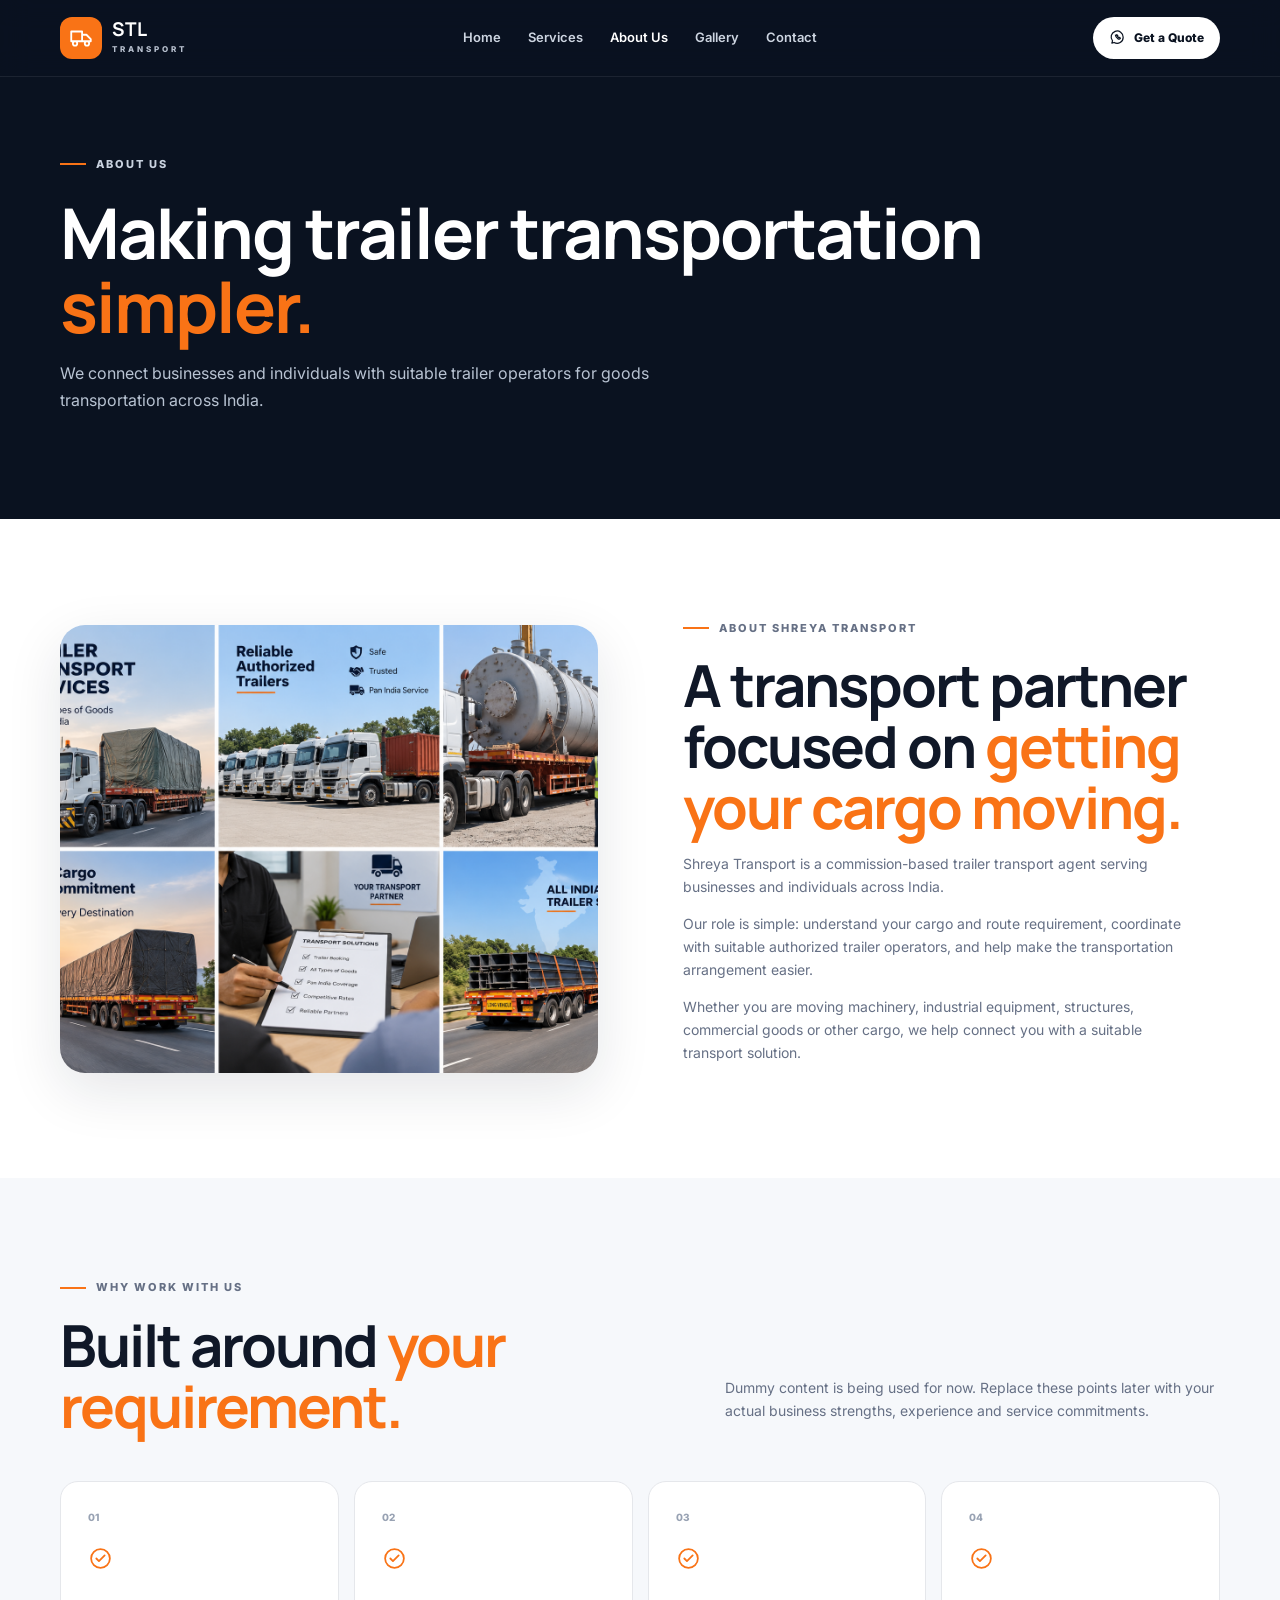
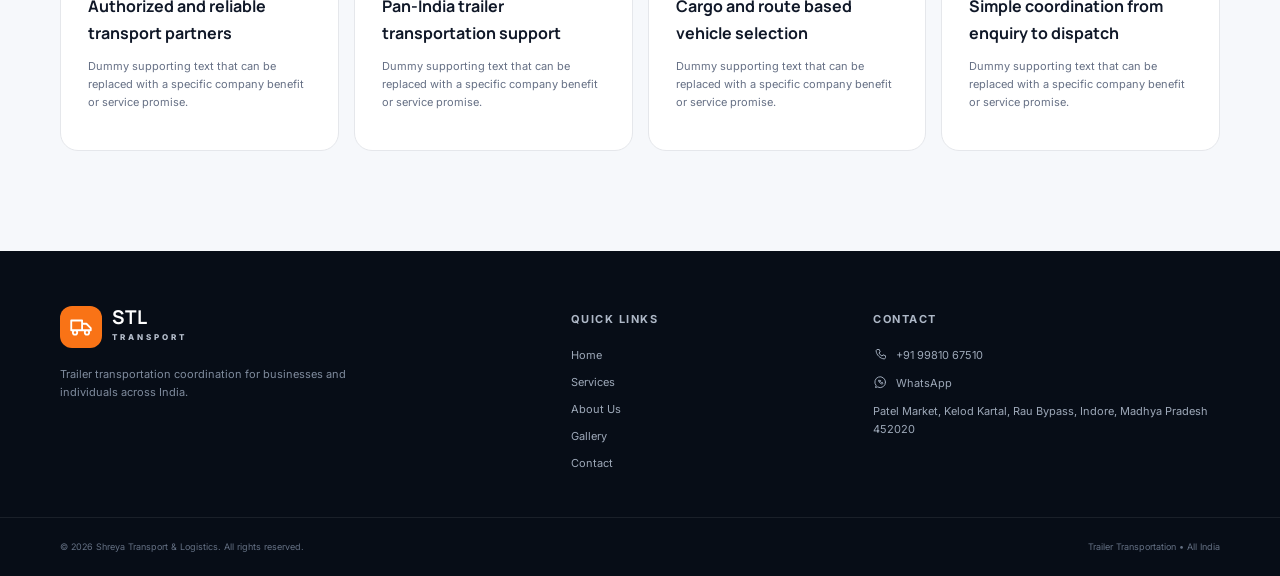
<file: about.html>
<!doctype html>
<html lang="en">
<head>
<meta charset="utf-8"><meta name="viewport" content="width=device-width, initial-scale=1">
<meta name="theme-color" content="#0a1220">
<meta name="description" content="Shreya Transport — reliable trailer transportation across India.">
<meta name="robots" content="index,follow">
<title>About Shreya Transport | Trailer Transportation</title>
<link rel="stylesheet" href="css/style.css">
</head>
<body data-page="about">
<div id="site-header"></div>
<div id="page-content"></div>
<div id="site-footer"></div>
<script src="js/site-data.js"></script>
<script src="js/app.js"></script>
</body>
</html>
</file>
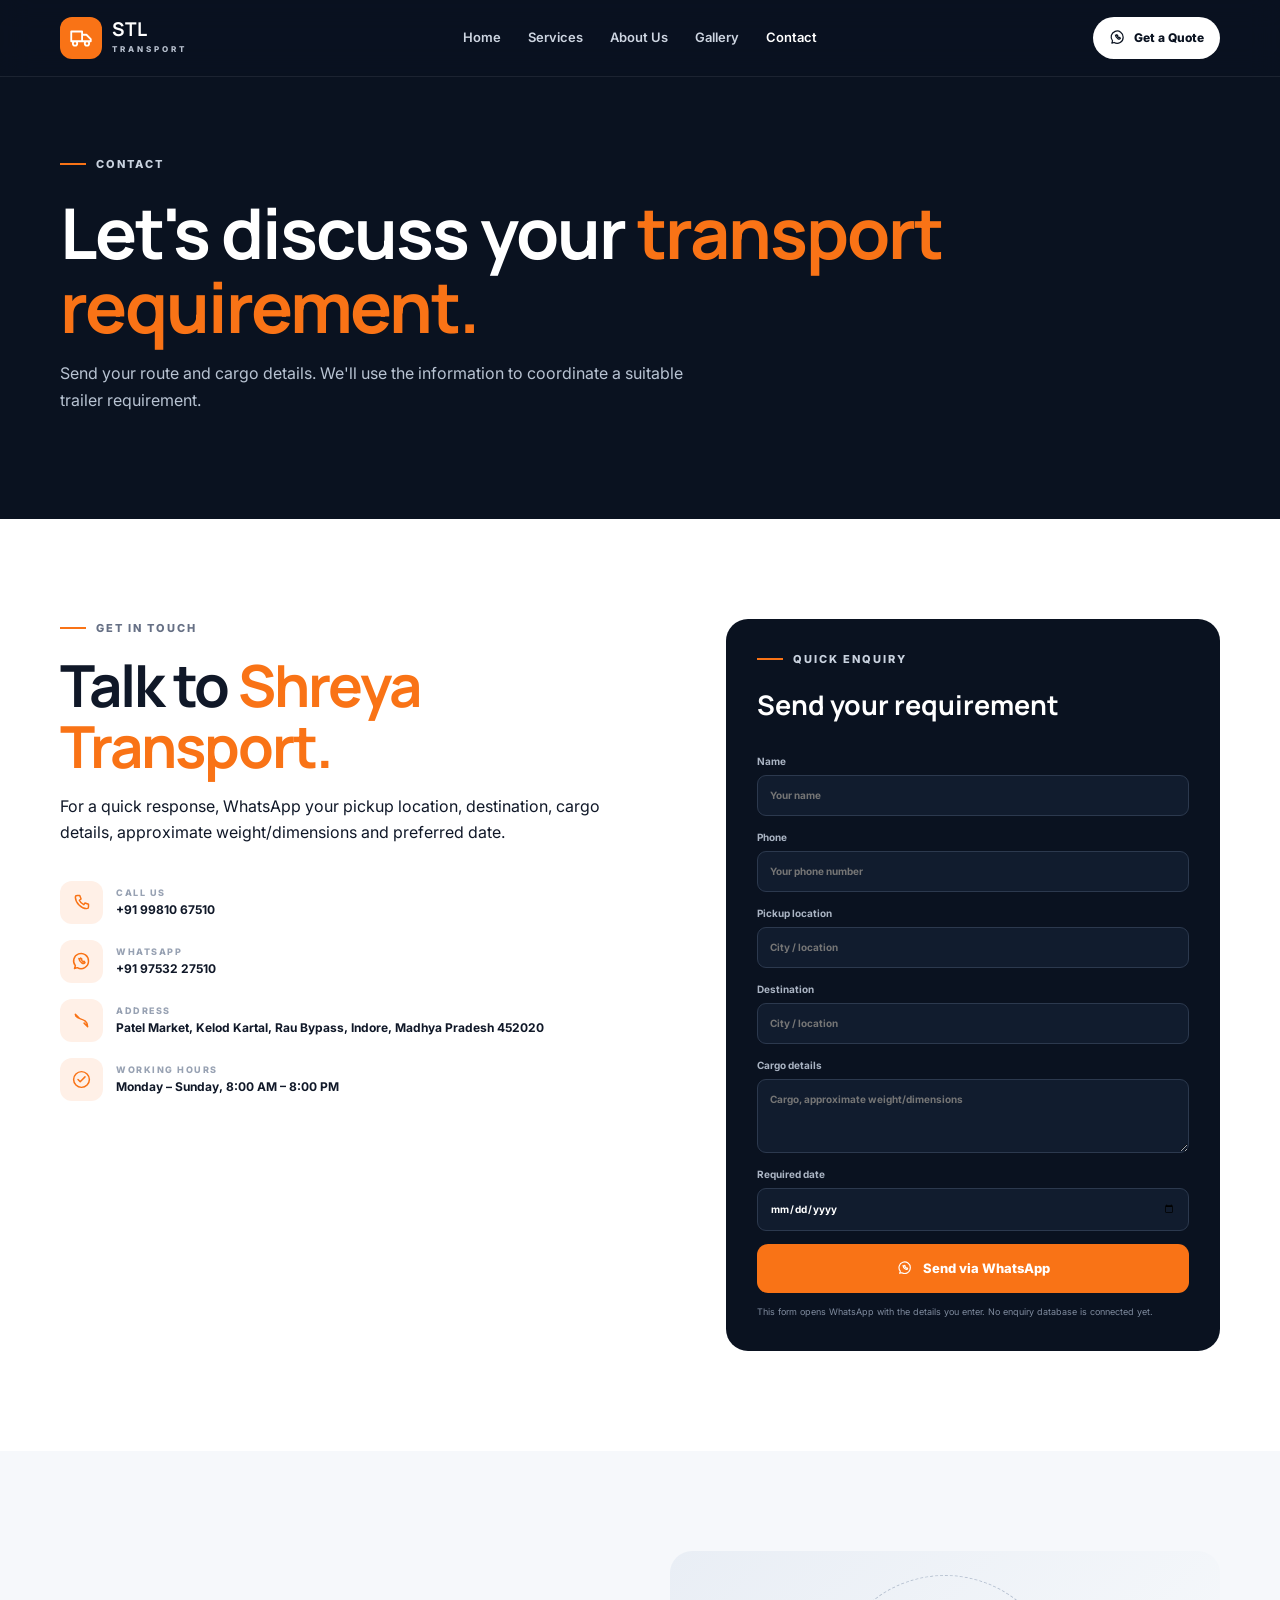
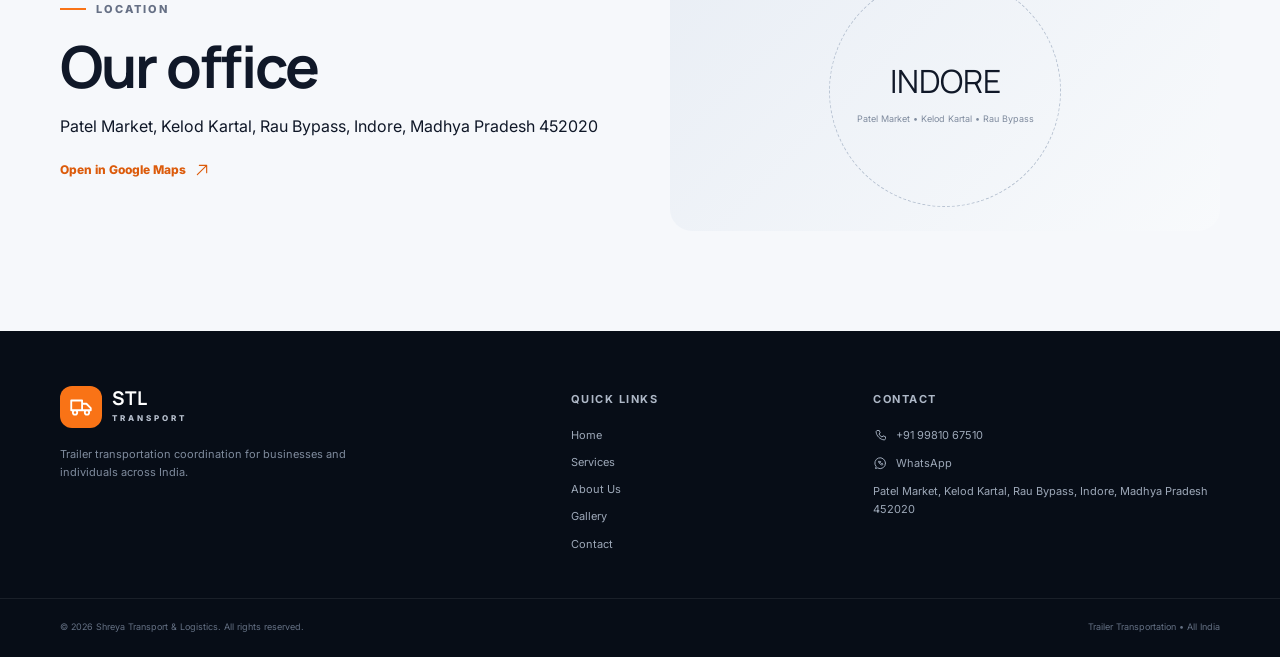
<file: contact.html>
<!doctype html>
<html lang="en">
<head>
<meta charset="utf-8"><meta name="viewport" content="width=device-width, initial-scale=1">
<meta name="theme-color" content="#0a1220">
<meta name="description" content="Shreya Transport — reliable trailer transportation across India.">
<meta name="robots" content="index,follow">
<title>Contact Shreya Transport | Get a Transport Quote</title>
<link rel="stylesheet" href="css/style.css">
</head>
<body data-page="contact">
<div id="site-header"></div>
<div id="page-content"></div>
<div id="site-footer"></div>
<script src="js/site-data.js"></script>
<script src="js/app.js"></script>
</body>
</html>
</file>
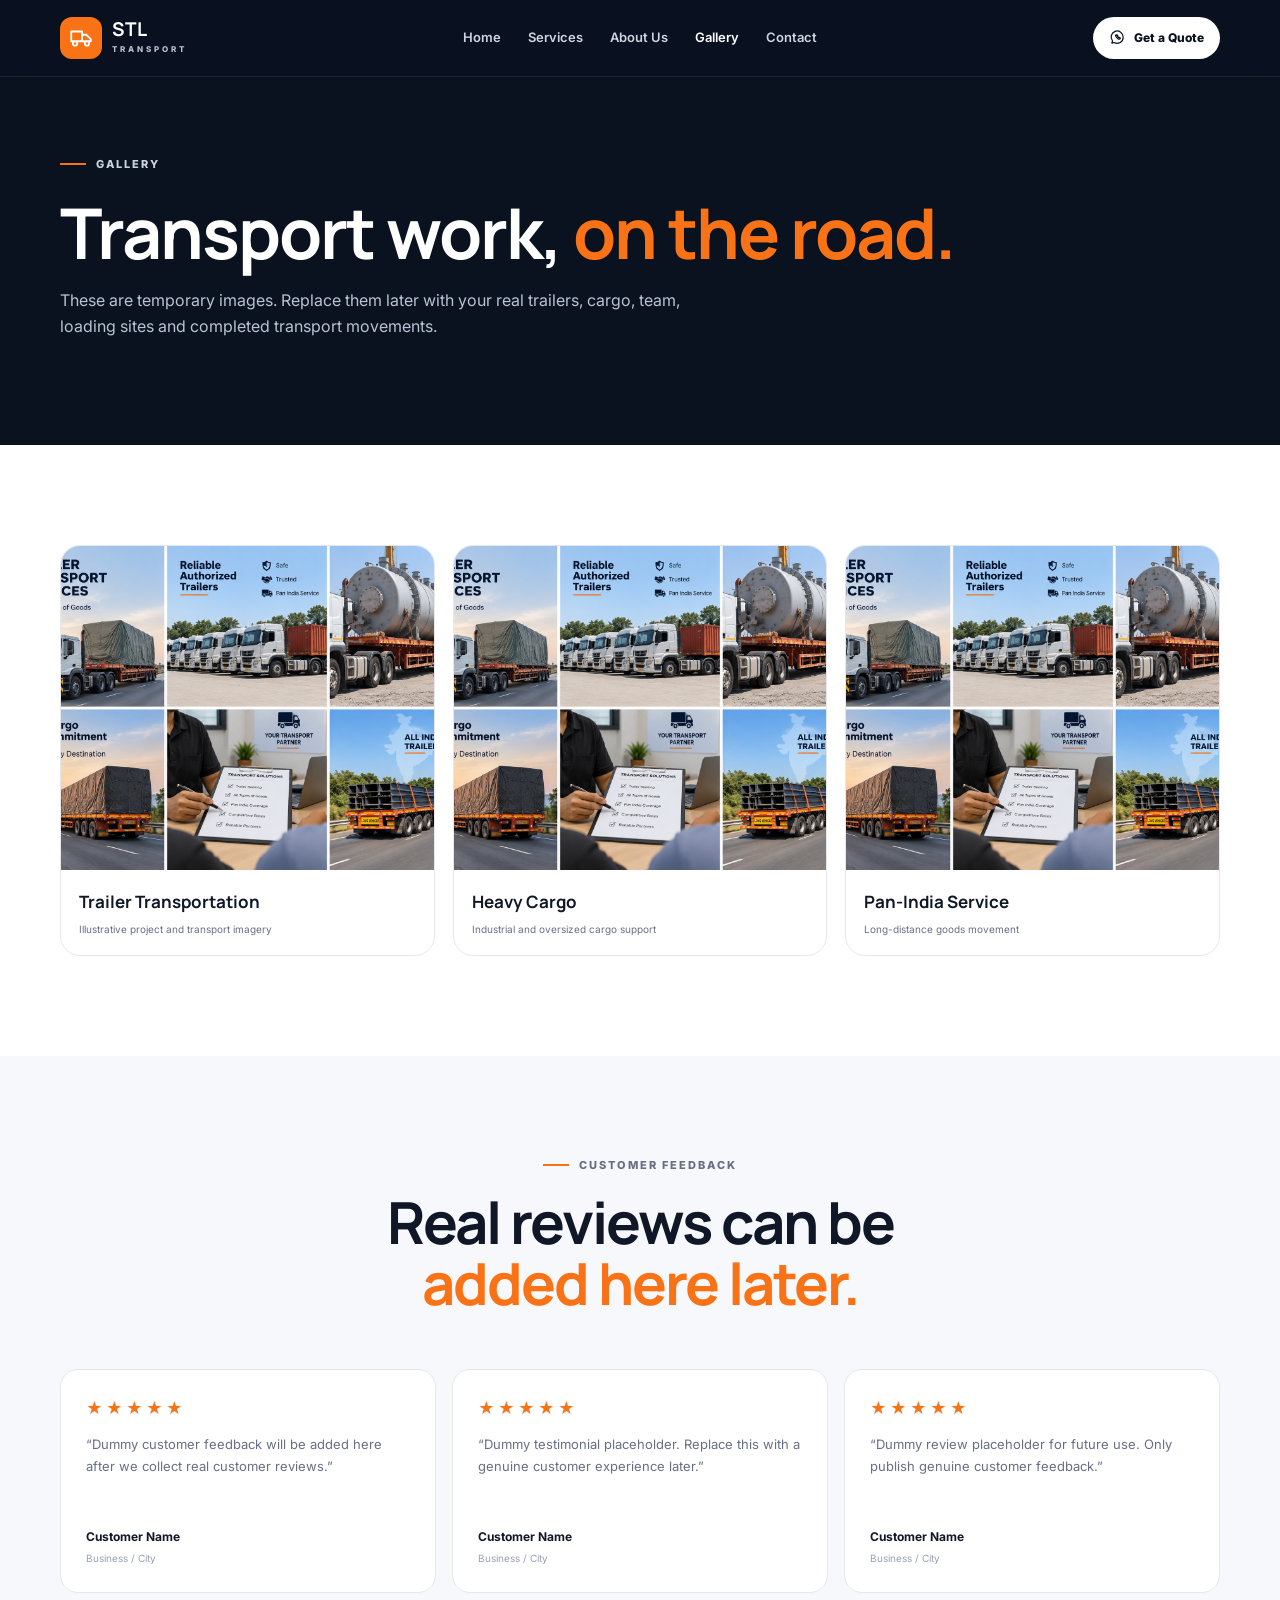
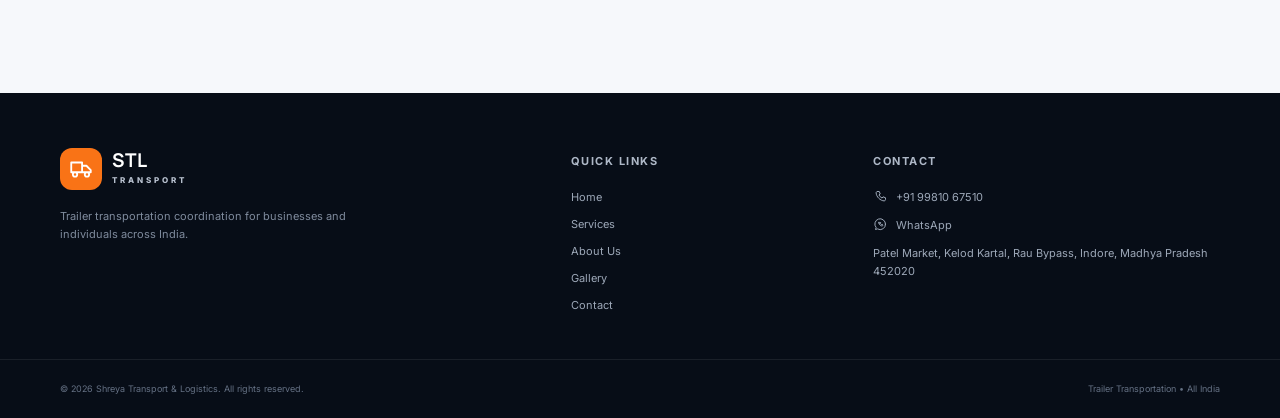
<file: gallery.html>
<!doctype html>
<html lang="en">
<head>
<meta charset="utf-8"><meta name="viewport" content="width=device-width, initial-scale=1">
<meta name="theme-color" content="#0a1220">
<meta name="description" content="Shreya Transport — reliable trailer transportation across India.">
<meta name="robots" content="index,follow">
<title>Transport Gallery | Shreya Transport</title>
<link rel="stylesheet" href="css/style.css">
</head>
<body data-page="gallery">
<div id="site-header"></div>
<div id="page-content"></div>
<div id="site-footer"></div>
<script src="js/site-data.js"></script>
<script src="js/app.js"></script>
</body>
</html>
</file>
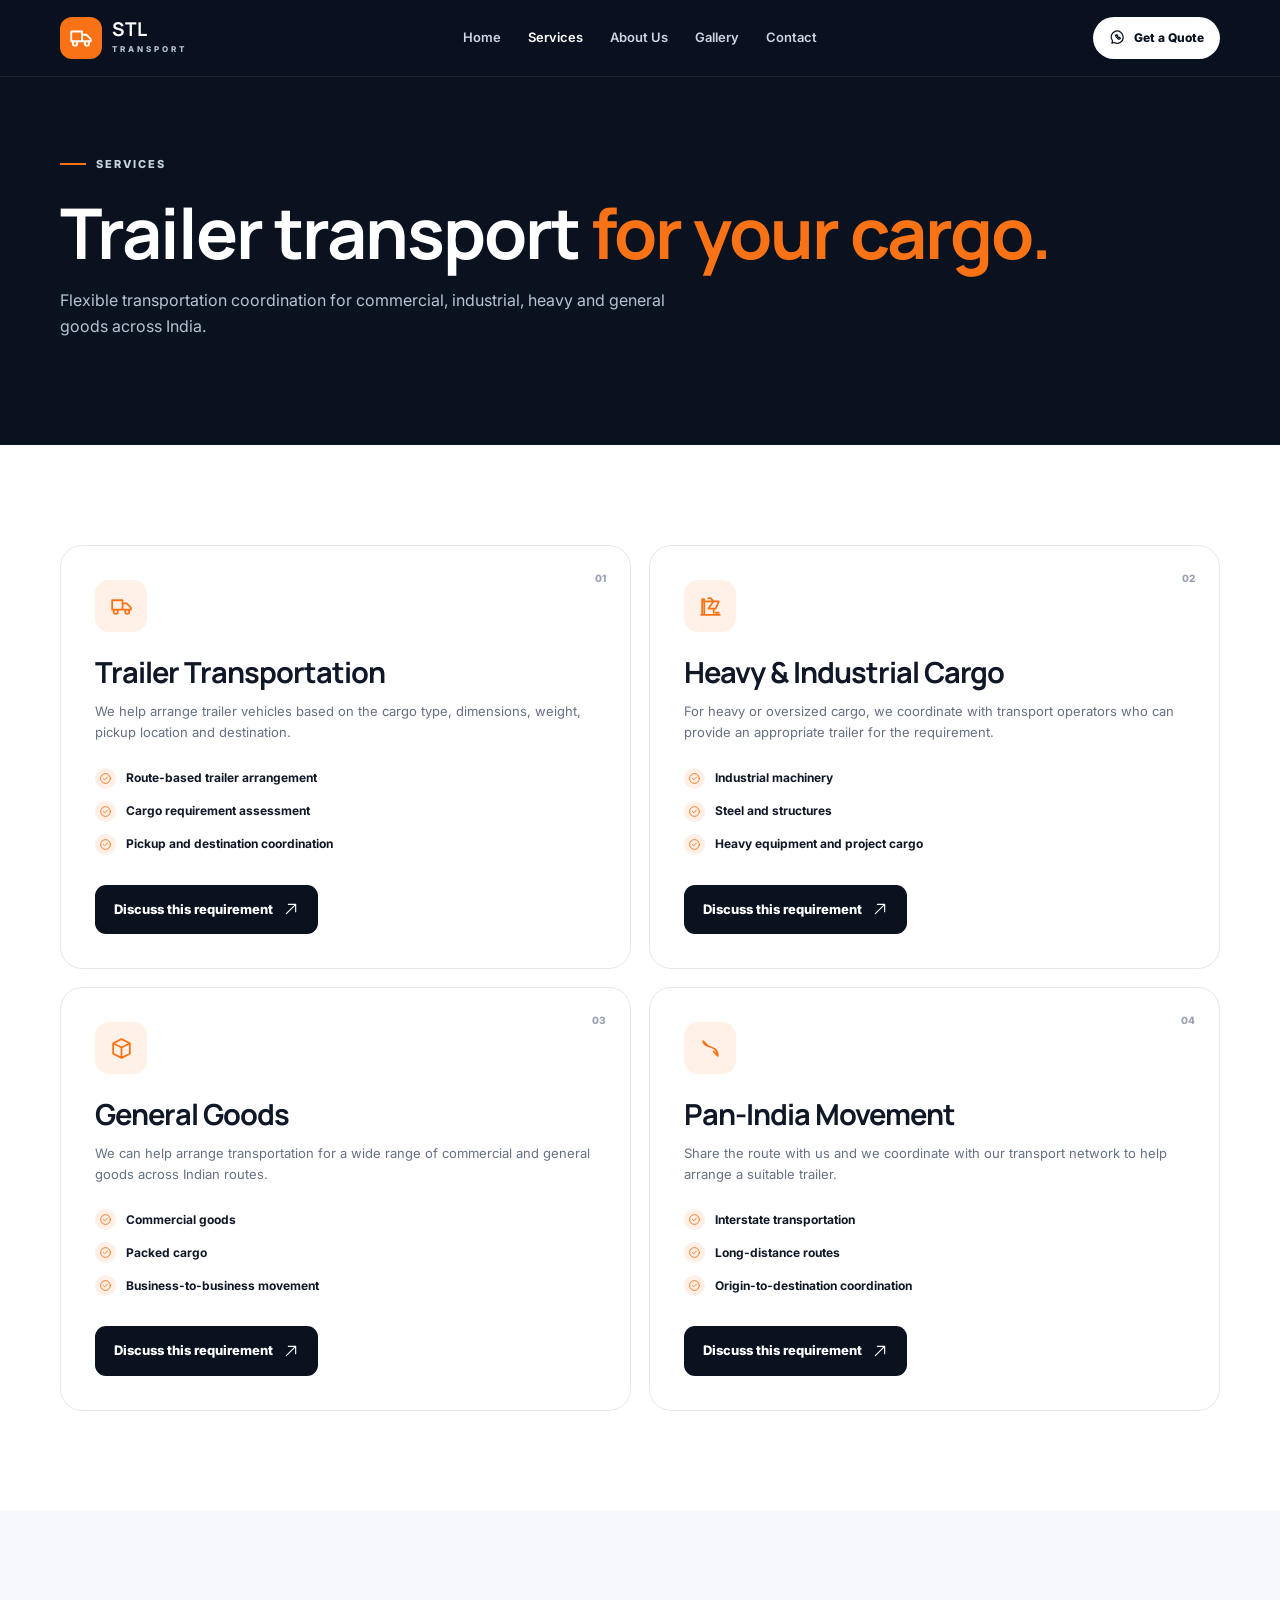
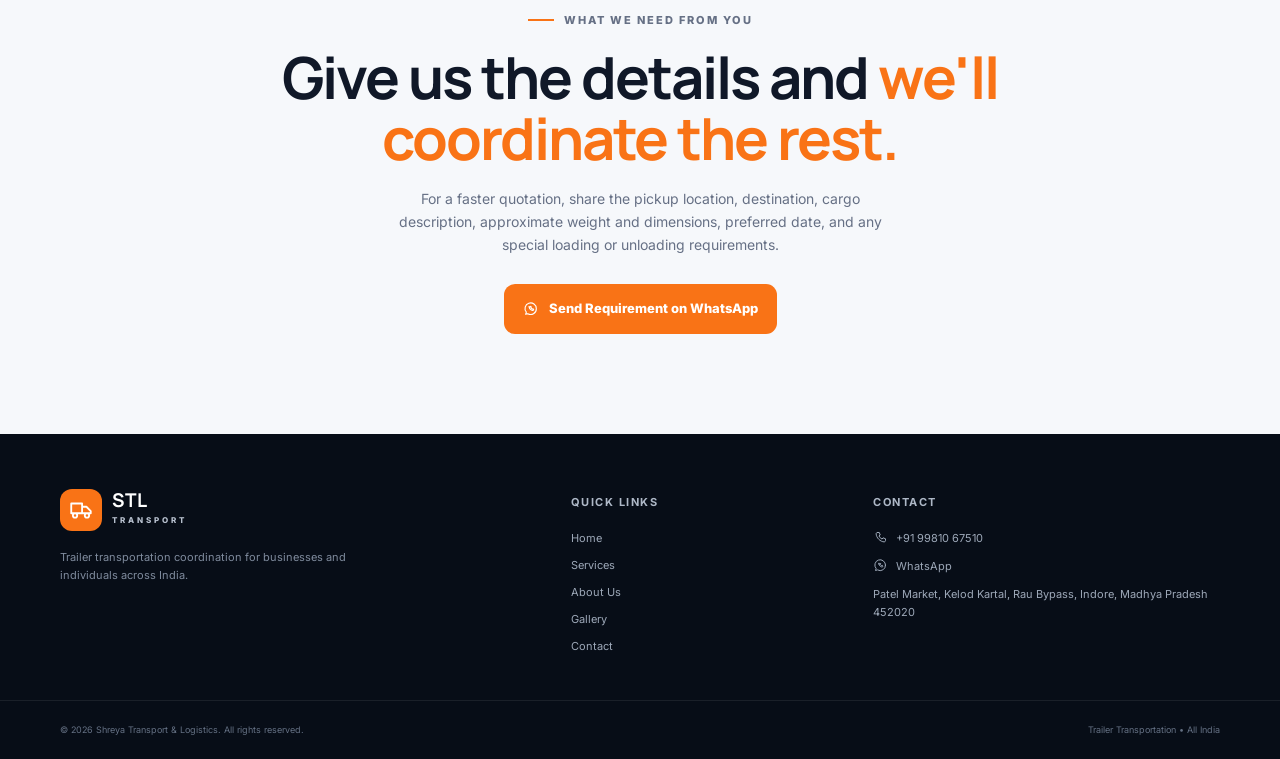
<file: services.html>
<!doctype html>
<html lang="en">
<head>
<meta charset="utf-8"><meta name="viewport" content="width=device-width, initial-scale=1">
<meta name="theme-color" content="#0a1220">
<meta name="description" content="Shreya Transport — reliable trailer transportation across India.">
<meta name="robots" content="index,follow">
<title>Trailer Transport Services | Shreya Transport</title>
<link rel="stylesheet" href="css/style.css">
</head>
<body data-page="services">
<div id="site-header"></div>
<div id="page-content"></div>
<div id="site-footer"></div>
<script src="js/site-data.js"></script>
<script src="js/app.js"></script>
</body>
</html>
</file>
<file: css/style.css>
@import url('https://fonts.googleapis.com/css2?family=Inter:wght@400;500;600;700;800&family=Manrope:wght@600;700;800&display=swap');

:root{--navy:#0a1220;--navy2:#111c2e;--orange:#f97316;--orange-dark:#dc5b0b;--ink:#101828;--muted:#667085;--line:#e5e7eb;--soft:#f6f8fb;--white:#fff;--green:#16a34a;--shadow:0 18px 55px rgba(15,23,42,.11)}
*{box-sizing:border-box}html{scroll-behavior:smooth}body{margin:0;font-family:Inter,Arial,sans-serif;color:var(--ink);background:#fff;line-height:1.65}a{color:inherit;text-decoration:none}img{display:block;max-width:100%}button,input,textarea{font:inherit}.container{width:min(1160px,calc(100% - 36px));margin:auto}.eyebrow{display:flex;align-items:center;gap:10px;font-size:11px;letter-spacing:2px;font-weight:800;color:#c9d2df}.eyebrow:before{content:"";width:26px;height:2px;background:var(--orange)}.eyebrow.dark{color:#667085}.header{position:fixed;z-index:100;top:0;left:0;right:0;background:rgba(10,18,32,.94);border-bottom:1px solid rgba(255,255,255,.08);backdrop-filter:blur(14px)}.nav{height:76px;display:flex;align-items:center;justify-content:space-between;gap:25px}.logo{display:flex;align-items:center;gap:10px;color:#fff}.logo-mark{width:42px;height:42px;border-radius:12px;background:var(--orange);display:grid;place-items:center}.logo-mark svg{width:26px;height:26px;fill:none;stroke:#fff;stroke-width:1.7;stroke-linecap:round;stroke-linejoin:round}.logo b{font-family:Manrope;font-size:19px;line-height:1;display:block}.logo small{display:block;color:#b8c1cf;font-size:8px;letter-spacing:3px;font-weight:800;margin-top:4px}.nav-links{display:flex;gap:27px;color:#cdd5e1;font-size:13px;font-weight:600}.nav-links a:hover,.nav-links a.active{color:#fff}.header-cta{display:flex;align-items:center;gap:8px;background:#fff;color:var(--navy);padding:11px 16px;border-radius:999px;font-size:12px;font-weight:800}.header-cta svg,.mobile-quote svg,.floating-whatsapp svg{width:17px;height:17px;fill:none;stroke:currentColor;stroke-width:1.7;stroke-linecap:round;stroke-linejoin:round}.menu-toggle{display:none;border:0;background:none;padding:8px}.menu-toggle span{display:block;width:24px;height:2px;background:#fff;margin:5px}.mobile-nav{display:none}

.hero{background:var(--navy);color:#fff;position:relative;overflow:hidden;padding:155px 0 105px}.hero:after{content:"";position:absolute;width:650px;height:650px;border-radius:50%;right:-250px;top:-280px;background:radial-gradient(circle,rgba(249,115,22,.24),transparent 68%)}.hero-grid{display:grid;grid-template-columns:1fr .9fr;gap:75px;align-items:center;position:relative;z-index:1}.hero-copy h1,.page-hero h1,.section h2{font-family:Manrope,Inter,sans-serif;letter-spacing:-2px;line-height:1.05}.hero-copy h1{font-size:clamp(46px,6vw,76px);margin:24px 0 20px}.hero-copy h1 span,.page-hero h1 span,.section h2 span{color:var(--orange)}.hero-copy>p{max-width:610px;color:#b9c4d3;font-size:16px}.hero-actions{display:flex;gap:12px;flex-wrap:wrap;margin-top:32px}.btn{display:inline-flex;align-items:center;justify-content:center;gap:10px;border:0;border-radius:11px;padding:14px 19px;font-size:13px;font-weight:800;cursor:pointer;transition:.2s}.btn svg,.text-link svg{width:16px;height:16px;fill:none;stroke:currentColor;stroke-width:1.7;stroke-linecap:round;stroke-linejoin:round}.btn-orange{background:var(--orange);color:#fff}.btn-orange:hover{background:var(--orange-dark);transform:translateY(-2px)}.btn-outline{border:1px solid rgba(255,255,255,.22);color:#fff}.btn-outline:hover{background:rgba(255,255,255,.06)}.btn-dark{background:var(--navy);color:#fff}.btn-light{background:#fff;color:var(--navy)}.full{width:100%}.trust-row{display:flex;align-items:center;gap:20px;margin-top:48px}.trust-row div{display:flex;flex-direction:column}.trust-row b{font-size:13px}.trust-row span{font-size:10px;color:#8f9bae}.trust-row i{height:31px;width:1px;background:#2d394c}.hero-photo{position:relative}.hero-photo:before{content:"";position:absolute;inset:-16px;border:1px solid rgba(255,255,255,.1);border-radius:31px;transform:rotate(2deg)}.hero-photo img{position:relative;width:100%;aspect-ratio:1.08/1;object-fit:cover;border-radius:24px;border:1px solid rgba(255,255,255,.14);box-shadow:0 35px 80px rgba(0,0,0,.35)}

.stats{background:var(--orange);color:#fff}.stats-grid{display:grid;grid-template-columns:repeat(4,1fr)}.stats-grid>div{padding:25px 28px;border-right:1px solid rgba(255,255,255,.2);display:grid;grid-template-columns:auto 1fr;column-gap:13px}.stats-grid>div:last-child{border:0}.stats-grid b{grid-row:span 2;font-size:11px;opacity:.6}.stats-grid strong{font-size:16px}.stats-grid span{font-size:10px;opacity:.78}

.section{padding:100px 0}.light{background:var(--soft)}.section-head{display:grid;grid-template-columns:1.1fr .9fr;gap:60px;align-items:end;margin-bottom:45px}.section h2{font-size:clamp(36px,4.6vw,58px);margin:18px 0 0}.section-head>p,.split p,.coverage-home p,.narrow-center>p{color:var(--muted);font-size:14px;max-width:510px}.services-grid{display:grid;grid-template-columns:repeat(4,1fr);gap:16px}.service-card{position:relative;border:1px solid var(--line);border-radius:20px;padding:27px;min-height:300px;background:#fff;transition:.2s}.service-card:first-child{background:var(--navy);color:#fff;border-color:var(--navy)}.service-card:hover{transform:translateY(-5px);box-shadow:var(--shadow)}.service-icon,.detail-icon{width:52px;height:52px;border-radius:14px;background:#fff1e7;color:var(--orange);display:grid;place-items:center}.service-card:first-child .service-icon{background:rgba(249,115,22,.14)}.service-icon svg,.detail-icon svg,.process-icon svg,.checks svg,.contact-row svg,.feature-grid svg{width:25px;height:25px;fill:none;stroke:currentColor;stroke-width:1.7;stroke-linecap:round;stroke-linejoin:round}.service-no,.detail-no{position:absolute;top:24px;right:24px;font-size:10px;color:#98a2b3;font-weight:800}.service-card h3{font-family:Manrope;font-size:18px;margin:29px 0 9px}.service-card p{font-size:12px;color:var(--muted);line-height:1.7}.service-card:first-child p{color:#aab5c5}.service-card a{position:absolute;bottom:24px;color:var(--orange);font-size:11px;font-weight:800;display:flex;align-items:center;gap:6px}.service-card a svg{width:13px;height:13px;fill:none;stroke:currentColor;stroke-width:1.7}.center-link{text-align:center;margin-top:30px}.text-link{display:inline-flex;align-items:center;gap:8px;color:var(--orange-dark);font-size:12px;font-weight:800}.split{display:grid;grid-template-columns:1fr 1fr;gap:85px;align-items:center}.photo-card{position:relative}.photo-card img{width:100%;aspect-ratio:1.1/1;object-fit:cover;border-radius:25px;box-shadow:var(--shadow)}.photo-card.large img{aspect-ratio:1.2/1}.photo-label{position:absolute;left:18px;bottom:18px;background:var(--navy);color:#fff;border-radius:8px;padding:9px 12px;font-size:9px;letter-spacing:1.5px;font-weight:800}.checks{list-style:none;padding:0;margin:25px 0;display:grid;gap:12px}.checks li{display:flex;align-items:center;gap:10px;font-size:12px;font-weight:700}.checks svg{width:21px;height:21px;color:var(--orange);background:#fff0e7;border-radius:50%;padding:4px}.dark-section{background:var(--navy);color:#fff}.center-head{text-align:center;max-width:680px;margin:0 auto 55px}.center-head p{color:#9aa6b8;font-size:14px}.center-head .eyebrow{justify-content:center}.process-grid{display:grid;grid-template-columns:1fr 80px 1fr 80px 1fr;align-items:start}.process-item{text-align:center}.process-icon{width:68px;height:68px;border:1px solid rgba(255,255,255,.13);border-radius:20px;display:grid;place-items:center;color:var(--orange);margin:0 auto 17px}.process-item>span{font-size:10px;color:#738095;font-weight:800;letter-spacing:1px}.process-item h3{font-family:Manrope;font-size:17px;margin:9px 0}.process-item p{font-size:11px;color:#9aa6b8;max-width:235px;margin:auto}.process-connector{height:1px;background:#3b4658;margin-top:34px}.coverage-home{display:grid;grid-template-columns:1fr 1fr;gap:80px;align-items:center}.tags{display:flex;flex-wrap:wrap;gap:8px;margin:25px 0}.tags span{border:1px solid var(--line);padding:8px 11px;border-radius:999px;font-size:10px;font-weight:700}.india-card{height:360px;border-radius:25px;background:linear-gradient(135deg,#edf3fa,#f8fafc);display:grid;place-items:center;position:relative;overflow:hidden}.india-word{font-family:Manrope;font-size:110px;font-weight:800;letter-spacing:-8px;color:#dbe4ef;transform:rotate(-8deg)}.india-card>span{position:absolute;bottom:30px;left:30px;font-size:9px;font-weight:800;letter-spacing:2px;color:#7d899c}.route-dot{position:absolute;width:10px;height:10px;border-radius:50%;background:var(--orange);box-shadow:0 0 0 7px rgba(249,115,22,.13)}.route-dot.a{left:25%;top:25%}.route-dot.b{left:50%;top:47%}.route-dot.c{right:23%;top:33%}.cta{padding:60px 0;background:var(--orange);color:#fff}.cta-inner{display:flex;justify-content:space-between;align-items:center;gap:40px}.cta h2{font-family:Manrope;font-size:clamp(34px,4vw,52px);line-height:1.05;margin:14px 0 0;letter-spacing:-1.5px}.cta .eyebrow{color:#ffe4d1}

.page-hero{padding:155px 0 90px;background:var(--navy);color:#fff}.page-hero h1{font-size:clamp(46px,6vw,70px);margin:23px 0 17px}.page-hero p{color:#b8c3d2;max-width:650px;font-size:16px}.services-detail{display:grid;grid-template-columns:1fr 1fr;gap:18px}.detail-card{position:relative;padding:34px;border:1px solid var(--line);border-radius:22px;min-height:390px;background:#fff}.detail-card h2{font-family:Manrope;font-size:29px;margin:25px 0 12px;letter-spacing:-1px}.detail-card p{color:var(--muted);font-size:13px;max-width:500px}.detail-card .checks{margin:24px 0 30px}.narrow-center{max-width:720px;text-align:center;margin:auto}.narrow-center .eyebrow{justify-content:center}.narrow-center p{margin:18px auto 28px}.feature-grid{display:grid;grid-template-columns:repeat(4,1fr);gap:15px}.feature-grid article{padding:27px;border:1px solid var(--line);background:#fff;border-radius:18px}.feature-grid article>span{display:block;font-size:10px;color:#98a2b3;font-weight:800;margin-bottom:20px}.feature-grid article>svg{color:var(--orange)}.feature-grid h3{font-family:Manrope;font-size:16px;margin:15px 0 7px}.feature-grid p{font-size:11px;color:var(--muted)}.gallery-grid{display:grid;grid-template-columns:repeat(3,1fr);gap:18px}.gallery-grid figure{margin:0;background:#fff;border:1px solid var(--line);border-radius:20px;overflow:hidden}.gallery-grid img{width:100%;aspect-ratio:1.15/1;object-fit:cover}.gallery-grid figcaption{padding:18px}.gallery-grid figcaption strong,.gallery-grid figcaption span{display:block}.gallery-grid figcaption strong{font-family:Manrope;font-size:17px}.gallery-grid figcaption span{font-size:10px;color:var(--muted);margin-top:4px}.testimonial-grid{display:grid;grid-template-columns:repeat(3,1fr);gap:16px}.testimonial-grid article{background:#fff;border:1px solid var(--line);border-radius:18px;padding:25px}.stars{color:var(--orange);letter-spacing:3px}.testimonial-grid p{font-size:13px;color:var(--muted);min-height:80px}.testimonial-grid strong,.testimonial-grid span{display:block}.testimonial-grid strong{font-size:12px}.testimonial-grid span{font-size:10px;color:#98a2b3;margin-top:3px}.contact-grid{display:grid;grid-template-columns:1fr .85fr;gap:85px;align-items:start}.contact-details{margin-top:35px;display:grid;gap:16px}.contact-row{display:flex;gap:13px;align-items:center}.contact-row>svg{width:43px;height:43px;padding:11px;border-radius:12px;background:#fff0e7;color:var(--orange);flex:0 0 auto}.contact-row small{display:block;font-size:9px;color:#98a2b3;letter-spacing:1.5px;font-weight:800}.contact-row strong{display:block;font-size:12px;line-height:1.5}.quote-card{background:var(--navy);color:#fff;padding:31px;border-radius:22px}.quote-card h3{font-family:Manrope;font-size:27px;margin:15px 0 25px}.quote-card label{display:block;font-size:10px;color:#aab4c3;font-weight:700;margin-bottom:13px}.quote-card input,.quote-card textarea{display:block;width:100%;margin-top:6px;border:1px solid #2c394e;background:#111c2e;color:#fff;border-radius:9px;padding:11px 12px;outline:none}.quote-card input:focus,.quote-card textarea:focus{border-color:var(--orange)}.quote-card textarea{resize:vertical}.quote-card small{display:block;color:#7f8b9e;font-size:9px;margin-top:12px}.map-placeholder{display:grid;grid-template-columns:1fr 1fr;gap:60px;align-items:center}.map-box{height:280px;border-radius:22px;background:linear-gradient(135deg,#e9eef5,#f8fafc);display:grid;place-content:center;text-align:center;position:relative;overflow:hidden}.map-box:before{content:"";position:absolute;width:230px;height:230px;border:1px dashed #b8c3d2;border-radius:50%;left:50%;top:50%;transform:translate(-50%,-50%)}.map-box span,.map-box small{position:relative}.map-box span{font-family:Manrope;font-size:32px}.map-box small{font-size:9px;color:#7f8b9e;margin-top:5px}

.footer{background:#070d17;color:#fff}.footer-grid{padding:55px 0 45px;display:grid;grid-template-columns:1.3fr .7fr 1fr;gap:60px}.footer-logo{margin-bottom:17px}.footer p{max-width:330px;color:#7f8b9d;font-size:11px}.footer h4{font-size:11px;letter-spacing:1.5px;text-transform:uppercase;color:#aeb8c7;margin:4px 0 18px}.footer-links{display:grid;gap:9px;color:#9da8b8;font-size:11px}.footer-links a:hover{color:#fff}.footer-contact{display:grid;gap:10px;color:#9da8b8;font-size:11px}.footer-contact a{display:flex;align-items:center;gap:8px}.footer-contact svg{width:15px;height:15px;fill:none;stroke:currentColor;stroke-width:1.6;stroke-linecap:round;stroke-linejoin:round}.footer-bottom{border-top:1px solid rgba(255,255,255,.08)}.footer-bottom .container{min-height:58px;display:flex;align-items:center;justify-content:space-between;gap:15px;color:#657184;font-size:9px}.floating-whatsapp{display:none}

@media(max-width:1000px){.nav-links{gap:17px}.services-grid{grid-template-columns:repeat(2,1fr)}.split,.coverage-home{gap:45px}.feature-grid{grid-template-columns:repeat(2,1fr)}}
@media(max-width:760px){
  .container{width:min(100% - 28px,620px)}.nav{height:68px}.nav-links,.header-cta{display:none}.menu-toggle{display:block}.mobile-nav{position:absolute;top:68px;left:0;right:0;background:var(--navy);padding:8px 18px 18px;border-top:1px solid rgba(255,255,255,.08)}.mobile-nav.open{display:grid}.mobile-nav a{padding:12px 2px;color:#dce3ec;border-bottom:1px solid rgba(255,255,255,.07);font-size:13px}.mobile-nav .mobile-quote{display:flex;justify-content:center;align-items:center;gap:8px;background:var(--orange);border-radius:9px;border:0;margin-top:10px;color:#fff;font-weight:800}.hero{padding:115px 0 70px}.hero-grid{grid-template-columns:1fr;gap:48px}.hero-copy h1{font-size:46px}.hero-copy>p{font-size:14px}.hero-actions{display:grid}.btn{width:100%}.trust-row{justify-content:space-between;gap:8px;margin-top:34px}.trust-row i{display:none}.trust-row b{font-size:11px}.trust-row span{font-size:8px}.hero-photo:before{inset:-7px}.hero-photo img{border-radius:19px}.stats-grid{grid-template-columns:1fr 1fr}.stats-grid>div{padding:19px 17px}.stats-grid>div:nth-child(2){border-right:0}.stats-grid>div:nth-child(-n+2){border-bottom:1px solid rgba(255,255,255,.2)}.section{padding:70px 0}.section-head,.split,.coverage-home,.contact-grid,.map-placeholder{grid-template-columns:1fr;gap:25px}.section-head{margin-bottom:32px}.section h2{font-size:39px}.services-grid,.services-detail,.gallery-grid,.testimonial-grid{grid-template-columns:1fr}.service-card{min-height:285px}.process-grid{grid-template-columns:1fr;gap:0}.process-connector{width:1px;height:40px;margin:0 auto;background:#3b4658}.india-card{height:280px}.india-word{font-size:72px}.cta-inner{display:grid}.cta{padding:52px 0}.page-hero{padding:120px 0 65px}.page-hero h1{font-size:45px}.detail-card{min-height:auto}.feature-grid{grid-template-columns:1fr}.quote-card{padding:24px}.footer-grid{grid-template-columns:1fr;gap:32px;padding:42px 0 32px}.footer-bottom .container{min-height:75px;align-items:flex-start;justify-content:center;flex-direction:column}.floating-whatsapp{position:fixed;display:flex;z-index:110;right:16px;bottom:16px;align-items:center;gap:7px;padding:12px 16px;border-radius:999px;background:#16a34a;color:#fff;font-size:12px;font-weight:800;box-shadow:0 10px 30px rgba(22,163,74,.3)}
}
</file>
